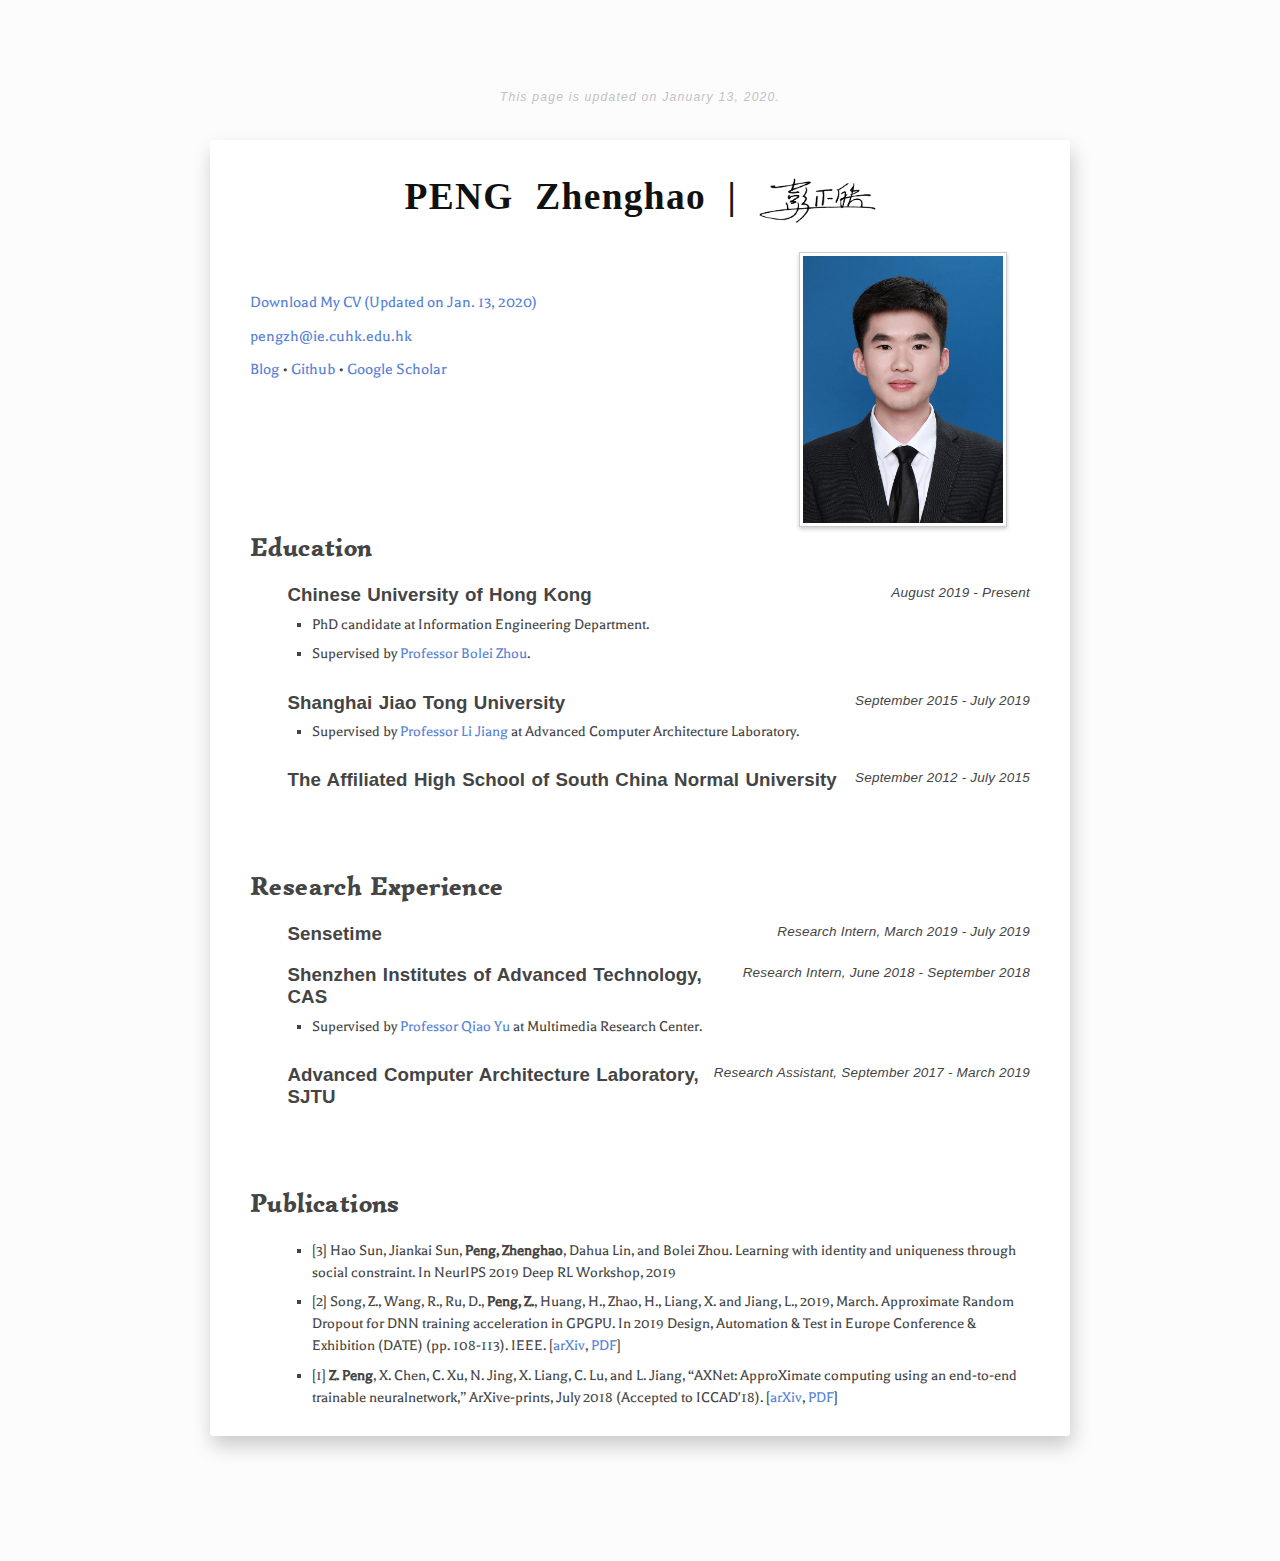
<file: index.html>
<!doctype html>
<html lang="en">
<head>
  <meta http-equiv="Content-Type" content="text/html; charset=utf-8" />
  <title>PENG Zhenghao's Homepage</title>
  <meta name="author" content="PENG Zhenghao">
  <meta http-equiv="X-UA-Compatible" content="IE=edge,chrome=1">
  <meta name="HandheldFriendly" content="true">
  <meta name="viewport" content="width=device-width, initial-scale=1,maximum-scale=1,user-scalable=no">
  <link rel="stylesheet" type="text/css" href="http://fonts.googleapis.com/css?family=Simonetta:400,900|Balthazar">
  <link rel="stylesheet" type="text/css" href="styles.css">
  <link rel="stylesheet" type="text/css" href="responsive.css">
  <!--[if lt IE 9]>
    <script src="http://html5shim.googlecode.com/svn/trunk/html5.js"></script>
    <script src="http://css3-mediaqueries-js.googlecode.com/svn/trunk/css3-mediaqueries.js"></script>
  <![endif]-->
</head>
<body>
        <h3 style="padding-left: 0em;margin: 0em 50px; 
    padding: 0px 40px; 
    padding-top: 35px; 
    min-width: 260px; "><div style="letter-spacing: 0.1em;font-style: italic;text-align: center;padding-top: 0em;padding-bottom: 1em;color:#c2c2c2;font-size: 0.9em;">This page is updated on January 13, 2020.</div></h3>
    <div id="w" itemscope itemtype="http://schema.org/Person">
        <header class="clearfix">
            <div id="info">
                    <h1><span itemprop="name">PENG&nbsp;&nbsp;Zhenghao&nbsp;&nbsp;|&nbsp;</span>
                    <img class="sign" src="images/sign.png"  alt="" itemprop="image" align="top" /></h1>
            <div id="photo">
                <img src="images/photo.jpg" alt="PENG Zhenghao resume photo avatar" itemprop="image"  align="right"/>
            </div>
<!--                 <br>
                <small itemprop="address" itemscope itemtype="http://schema.org/PostalAddress">
                  <span itemprop="addressLocality">Guangzhou (Canton)</span>, 
                  <span itemprop="addressRegion">Guangdong</span>, 
                  <span itemprop="addressCountry">P.R.China</span></small>
                  <small itemprop="address" itemscope itemtype="http://schema.org/PostalAddress">
                  <span itemprop="addressLocality">Minhang</span>, 
                  <span itemprop="addressRegion">Shanghai</span>, 
                  <span itemprop="addressCountry">P.R.China</span>
                </small><br> -->
                <div class="topcontent">
                <!-- <small>Pronounciation of my name: </small> -->
                <small><a href="https://github.com/pengzhenghao/pengzhenghao.github.io/raw/master/cv_pengzhenghao_20200113.pdf">Download My CV (Updated on Jan. 13, 2020)</a></small>
                <small><a href="mailto:pengzh@ie.cuhk.edu.hk" itemprop="email">pengzh@ie.cuhk.edu.hk</a></small>
                <small><a href="https://pengzhenghao.github.io/blog/" itemprop="url">Blog</a> &bull; <a href="https://github.com/pengzhenghao" itemprop="url">Github</a> &bull; <a href="https://scholar.google.com/citations?user=JZ8ws6IAAAAJ">Google Scholar</a></small>
            </div>


<!--                 <h4 style="color: red;"><br>THIS PAGES IS UNDER CONSTRUCTION! <br><br>
                SORRY FOR NOT PRESENTING HELPFUL INFOMATION!</h4> -->

        </header>     
<!--         <section>
            <h2>Recent Activities</h2>
            <ul>

                <li>August 15, 2018: delivered a 15-min speech on recent works in ACALab related to approximate computing in CTC'18 (China Testing Conference). See <a href="https://www.pengzhenghao.com/blog/2018/08/17/20180817/">blog post.</a></li>
                <li>July 2, 2018: Arrived in Shenzhen and lunched research intern in SIAT, Chinese Academy of Sciences.</li>
                <li>June 30, 2018: [1] has been accepted to ICCAD'18.</li>
            </ul> -->

<!-- 
        <section>
            <h2>Research Interests</h2>
            <h4>Multi-agent Reinforcement Learning</h4>
            <ul>
                <li>How to cope with cooperative and competitive environment? </li>
                <li>Is there any good way to set the goal rather than defining the reward function?</li>
                <li>What is hidden beneath which undermine the robustness of RL system?</li>
                <li>
                How to increase the sample-efficiency?</li>
            </ul>
            <h4>Video Action Detection</h4>
            <ul>
                <li>
                    How to improve the accuracy of classification, and the accuracy of temporal localization? 
                </li>
                <li>
                How to leverage few-shot learning and weakly-supervised learning in this field?
                </li></ul>
            <h4>Machine Learning Theory</h4>
            <ul>
                <li>
                    How to accelerate Neural network computing?</li>
                <li>
                    How to interpret what a neural network does? Why it perform well or badly?
                </li>
                <li>
                    Is there any relationship between control theory and machine learning?
                </li>
                        </ul>
            <small style="color: #CC0066;padding-top: 1.4em; text-align: center"><b>Finding the Newton's Three Laws in Machine Learning is my final goal!</b></small>
        </section> -->
        <section id="education">
            <h2>Education</h2>
            <div><h3><div class="caption">August 2019 - Present</div></h3>
            <h4>Chinese University of Hong Kong</h4></div>
                        <ul>
                <li>
                    PhD candidate at Information Engineering Department.
                </li>
                <li>
                    Supervised by <a href="http://bzhou.ie.cuhk.edu.hk">Professor Bolei Zhou</a>.
                </li>
            </ul>
            <div><h3><div class="caption">September 2015 - July 2019</div></h3>
            <h4>Shanghai Jiao Tong University</h4></div>
            <ul>
                <li>Supervised by <a href="http://www.cs.sjtu.edu.cn/~jiangli/">Professor Li Jiang</a> at Advanced Computer Architecture Laboratory.</li>
            </ul>
            <!-- <ul>
                <li>
                    Senior Student in Naval Architecture and Ocean Engineering, the top 1 school in this filed world-widely.
                </li>
                <li>
                    Member of Zhiyuan Honors Program (Top 10% students at whole university).
                </li>
                <li>
                    Won Zhiyuan Honors Scholarship for 2 consecutive years.
                </li>
            </ul> -->

            <!-- <div><h3><div class="caption">July 2017 - August 2017</div></h3><h4>University of California, Berkeley</h4></div>
            <ul>
                <li>
                    Summer school, enrolled in two elective humanities courses. 
                </li>
            </ul> -->

            <div><h3><div class="caption">September 2012 - July 2015</div>
            </h3><h4>The Affiliated High School of South China Normal University</h4></div>
            <!-- <ul>
                <li>
                    Received the title of outstanding graduate. My high school is the best high school in Guangdong Province.
                </li>
            </ul> -->
        </section>

        <section id="research">
            <h2>Research Experience</h2>

            <div><h3><div class="caption">Research Intern, March 2019 - July 2019</div></h3><h4>Sensetime</h4></div>
<!--             <ul>
                <li>
                    Recommended by <a href="http://cs.sjtu.edu.cn/~jiangli/">Prof. Li Jiang</a>, I am visiting Center for Multimedia Technologies, Shenzhen Institutes of Advanced Technology (SIAT), Chinese Academy of Sciences to conduct a project on weakly-supervised action detection, under the supervision of <a href="http://mmlab.ie.cuhk.edu.hk/index.html">Prof. Xiaoou Tang</a> and <a href="http://mmlab.siat.ac.cn/yuqiao/">Prof. Qiao Yu</a>. Please see below for details.
                </li>
            </ul> -->


            <div><h3><div class="caption">Research Intern, June 2018 - September 2018</div></h3><h4>Shenzhen Institutes of Advanced Technology, CAS</h4></div>
            <ul>
                <li>Supervised by <a href="http://mmlab.siat.ac.cn/yuqiao/">Professor Qiao Yu</a> at Multimedia Research Center.</li>
            </ul>
            <!-- <ul>
                <li>
                    Recommended by <a href="http://cs.sjtu.edu.cn/~jiangli/">Prof. Li Jiang</a>, I am visiting Center for Multimedia Technologies, Shenzhen Institutes of Advanced Technology (SIAT), Chinese Academy of Sciences to conduct a project on weakly-supervised action detection, under the supervision of <a href="http://mmlab.ie.cuhk.edu.hk/index.html">Prof. Xiaoou Tang</a> and <a href="http://mmlab.siat.ac.cn/yuqiao/">Prof. Qiao Yu</a>. Please see below for details.
                </li>
            </ul> -->

            <div><h3><div class="caption">Research Assistant, September 2017 - March 2019</div>
            </h3><h4>Advanced Computer Architecture Laboratory, SJTU</h4></div>
            <!-- <ul>
                <li>
                    Working on fields like neural network based approximate computing, neural network computing acceleration, and machine learning aided IC design. I work more than 70 hours each week in the lab, under the supervision of <a href="http://cs.sjtu.edu.cn/~jiangli/">Prof. Li Jiang</a>. He treats me so kind. My gratitude to him will last all my life.
                </li>
                <li>
                    Contributing as a Machine Learning (ML) consultant, I have joined more than 5 projects, provided suggestions with Machine Learning knowledge and led to 2 works [1,2]. Here is a mathematical proof of a problem we met in one of the project. [<a href="https://github.com/PengZhenghao/PengZhenghao.github.io/raw/master/mathproof.pdf">PDF</a>](194k)
                </li>
            </ul> -->
        </section>

<!--         <section>
            <h2>Project Experience</h2>
            <div><h3><div class="caption">July 2017 - Present</div></h3><h4>Weakly-supervised Video Action Detection via Convex Clustering</h4></div>
            <ul>
                <li>
                    Proposed a weakly supervised video action recognition framework which leverages attention module and an external representativeness database.
                </li>
                <li>
                    I am paying effort on this project with 30+ paper read and 12+ hours work each day.
                </li>
                <li>
                    <a href="https://github.com/PengZhenghao/PengZhenghao.github.io/raw/master/wstad.pdf">Here</a> is the slide link, which briefly introduce some basic idea on this project.
                </li>
            </ul>

            <div><h3><div class="caption">February 2018 - Present</div></h3><h4>Approximate Random Dropout</h4></div>
            <ul>
                <li>
                    By replacing random dropout mechanism in neural network training procedure with predefined dropout patterns, we can foreknow dropped neurons and thus reduce redundant zero-multiplication in matrix computation. 
                </li>
                <li>
                    This work is in progress and targeted to AAAI this year [2].
                </li>
            </ul>

            <div><h3><div class="caption">February 2018 - June 2018</div></h3><h4>Wire Routing on Integral Circuits by Multi-agent Reinforcement Learning</h4></div>
            <ul>
                <li>
                    Applied Multi-agent Reinforcement Learning in a competitive and cooperative environment, which is formulated from the classic wire routing problem.
                </li>
                <li>
                    Wire routing problem is a typical NP-hard problem, and hopefully can be solved by Reinforcement Learning.
                </li>
                <li>
                    Due to the lack of experience and the hard of the problem, this project is currently on hold.
                </li>
            </ul>

            <div><h3><div class="caption">September 2017 - May 2018</div></h3><h4>Neural Network Based Approximate Computing Framework: AXNet</h4></div>
            <ul>
                <li>
                    I proposed a novel architecture to conduct approximate computing, which highly reduces the training time and improves the performance compared to previous work.  
                </li>
                <li>
                    This work [1] was accepted to the top conference in computer architecture ICCAD'18, and before that it was also accepted as a poster in DAC'18. (DAC: Design Automation Conference. ICCAD: International Conference on Computer-Aided Design.)
                </li>
            </ul>

            <div><h3><div class="caption">February 2017 - June 2017</div></h3><h4>Neural network based recognizer of hand-written arithmetic expression</h4></div>
            <ul>
                <li>
                    A practice of Tensorflow, CV2 package, and transfer learning, which supports receiving an image from WeChat and, after recognizing arithmetic expression, returns calculation result.
                </li>
            </ul>

        </section> -->

        <section>
            <h2>Publications</h2>
            <ul>
                <li>
                    [3] Hao Sun, Jiankai Sun, <b>Peng, Zhenghao</b>, Dahua Lin, and Bolei Zhou. Learning with identity and uniqueness through social constraint. In NeurIPS 2019 Deep RL Workshop, 2019
                </li>
                <li>
                    [2] Song, Z., Wang, R., Ru, D., <b>Peng, Z.</b>, Huang, H., Zhao, H., Liang, X. and Jiang, L., 2019, March. Approximate Random Dropout for DNN training acceleration in GPGPU. In 2019 Design, Automation & Test in Europe Conference & Exhibition (DATE) (pp. 108-113). IEEE. [<a href="https://arxiv.org/abs/1805.08939">arXiv</a>, <a href="https://arxiv.org/pdf/1805.08939.pdf">PDF</a>]
                </li>
                <li>
                    [1] <b>Z. Peng</b>, X. Chen, C. Xu, N. Jing, X. Liang, C. Lu, and L. Jiang, “AXNet: ApproXimate computing using an end-to-end trainable neuralnetwork,” ArXive-prints, July 2018 (Accepted to ICCAD'18). [<a href="https://arxiv.org/abs/1807.10458">arXiv</a>, <a href="https://arxiv.org/pdf/1807.10458.pdf">PDF</a>]
                </li>
            </ul>
        </section>
<!-- 
        <section>
            <h2>Grades</h2>
            <table><tbody>
                <tr>
                    <th>Programming (C++)</th><td>96/100 (Top 2%) </td>
                </tr>
                <tr>
                    <th>Linear Algebra</th><td>90/100 (Top 2%)</td>
                </tr>
                <tr>
                    <th>Algorithms</th><td>90/100 (Top 15%)</td>
                </tr>
                <tr>
                    <th>Probability and Statistics</th><td>86/100</td>
                </tr>
                <tr>
                    <th>Methods of Mathematical Physics</th><td>85/100</td>
                </tr>
                <tr>
                    <th>Mathematical Analysis (Honor) I</th><td>84/100</td>
                </tr>
                <tr>
                    <th>Mathematical Analysis (Honor) II</th><td>81/100</td>
                </tr>
                <tr>
                    <th>The Principle of Automatic Control</th><td>87/100</td>
                </tr>
                <tr>
                    <th>Circuit Theory</th><td>91/100 (Top 10%)</td>
                </tr>
                </tbody>
            </table>
        </section>
 --><!-- 
        <section><h2>Gallery</h2>
            <table>
                <tbody>
                    <tr>
                        <td style="padding-left: 0; text-align: center;">Paper</td><td style="padding-left: 0; text-align: center;">Presentation</td><td style="padding-left: 0; text-align: center;">Math Proof</td>
                        <td style="padding-left: 0; text-align: center;">Notes of papers (In Chinese)</td>
                    </tr>
                    <tr>
                        <td><a href="https://arxiv.org/pdf/1807.10458.pdf">
                            <img src="img_paper.png" style="box-shadow: 0 0 10px 0"></a>
                        </td>
                        <td><a href="https://github.com/PengZhenghao/PengZhenghao.github.io/raw/master/Harbin_Presentation.pdf">
                            <img src="img_pre.png" style="box-shadow: 0 0 10px 0"></a>
                        </td>
                        <td><a href="https://github.com/PengZhenghao/PengZhenghao.github.io/raw/master/mathproof.pdf">
                            <img src="img_math.png" style="box-shadow: 0 0 10px 0"></a>
                        </td>
                        <td><a href="https://www.pengzhenghao.com/blog/2018/06/02/20180526doc/">
                            <img src="img_note.png" style="box-shadow: 0 0 10px 0"></a>
                        </td>
                    </tr>
                </tbody>
            </table>
        </section>
 --><!-- 
        <section>
            <h2>Skills and Interests</h2>
            <h4>Programming Languages</h4>
            <ul style="list-style: none;">
                <li>Python, C++, Matlab, etc.</li>
            </ul>
            <h4>ML Frameworks</h4>
            <ul style="list-style: none;">
                <li>TensorFlow, PyTorch, Keras etc.</li>
            </ul>
            <h4>Productivity Tools</h4>
            <ul style="list-style: none;">
                <li>macOS, Git, OmniFocus, PyCharm, Zotero, MindNode, Alfread, Markdown, etc.</li>
            </ul>
            <h4>Showoff Tools</h4>
            <ul style="list-style: none;">
                <li>LaTeX, Photoshop, Final Cut, Keynote, Matplotlib, CSS, HTML, etc.</li>
            </ul>
            <h4>Languages</h4>
            <ul style="list-style: none;">
                <li>Mandarin Chinese (Native), Cantonese (Native), English (TOEFL 100), Teochew Dialect (Only Listening), Japanese (Few Words)</li>
            </ul>
            <h4>Hobbies</h4>
            <ul>
                <li style="list-style: none;">Billiards, Badminton, The Legend of Zelda: Breath of the Wild, Barbecue, Cooking &amp; Baking, Photography,  Film Criticism, etc.</li>
            </ul>
        </section> -->
<!--     </div> -->


</body>
</html>
</file>
<file: styles.css>
* { margin: 0; padding: 0;  }

html { height: 100%; background-color: #fcfcfc;
margin: 0 auto;
margin-top: 2em;
margin-bottom: 10em;}
body { 
	/*background: #f2f2f2 url('images/pattern-bg.png'); */
width : 75%;
/*background-color: #FFFFFF;*/
position: relative;
margin:0 auto;
font-size: 65%;
padding-top: 2em;
padding-bottom: 10em; 
background-position : center; 
}



/*h1 { font-family: "Simonetta", "Trebuchet MS", Arial, sans-serif; color: #454545; font-size: 3.6em; margin-bottom: 6px; }*/
h1 { font-family: "Bodoni 72", "Bodoni MT", "Baskerville", "Times New Roman", sans-serif; color: #111; 
	font-size: 3.6em; 
	margin-bottom: 0.5em; 
	letter-spacing: 0.036em; 
	text-align: center; }
h2 { font-family: "Bodoni 72", "Bodoni MT", "Baskerville", "Baskerville Old Face", "Simonetta", "Trebuchet MS", Arial, sans-serif;
 font-weight: bold; color: #444; font-size: 2.5em; margin-top: 3em;  margin-bottom: 20px;
  text-decoration: none; letter-spacing: 0.4px; word-spacing: 1px;}
h3 { font-family: "Bodoni 72", "Bodoni MT", "Trebuchet MS", Verdana, Arial, sans-serif; color: #444; font-size: 1.3em; font-weight: normal; letter-spacing: 0.2px; line-height: 1.4em; margin-bottom: 0.4em; padding-left: 4em; }
h4 { font-family: "Bodoni 72", "Bodoni MT", "Baskerville", "Baskerville Old Face", "Trebuchet MS", Verdana, Arial, sans-serif; color: #444; font-weight: bold; font-size: 1.8em; margin-top: 1em; margin-bottom: 0.4em; padding-left: 2em; letter-spacing: 0.1px;word-spacing: 1px;}
small { font-family: "Baskerville", "Baskerville Old Face", "Balthazar", "Droid Serif", serif; color: #444; font-size: 1.6em; display: block; margin-bottom: 1em;}

ul { display: block; list-style-type: square; line-height: 1.4em; padding-left: 4em; font-family: "Baskerville", "Baskerville Old Face", "Balthazar", "Droid Serif", serif; color: #444; font-size: 1.5em; }
ul li {padding-bottom: 0.5em;}
/*ul { display: block; list-style: none; }
ul li { padding-left: 45px; list-style-type: none; vertical-align: top; background: url('images/bullet.png') 25px 5px no-repeat; margin-bottom: 5px; font-family: "Balthazar", "Droid Serif", serif; color: #666; font-size: 1.6em; line-height: 2.3em; }
*/
img { border: 0; max-width: 100%;}
img.sign {
height: 1.2em;
padding-top: 0.1em;}

table {
	margin:0 auto;
	padding-left: 0;
	padding-right: 0;
	font-weight: normal;
	line-height: 1.6em; 
	font-family: "Baskerville", "Baskerville Old Face", "Balthazar", "Droid Serif", serif; 
	color: #565656; 
	font-size: 1.4em; }

table th {
	padding-right: 1em;
	text-align: right;
	font-weight: normal;
	padding-bottom: 0.5em;
}
table td {
	padding-left: 1em;
	text-align: left;
	font-weight: normal;
	padding-bottom: 0.5em;
	/*float: left;*/
}


a { color: #5582d6; text-decoration: none; }
a:hover { text-decoration: underline; }

/** @group core layout **/
#w { 
	margin: 2em 50px; 
	padding: 20px 40px; 
	padding-top: 35px; 
	background: #fff; 
	min-width: 260px; 
/*	max-width: 960px; */
	border-bottom-right-radius: 8px; 
	border-bottom-left-radius: 8px; 
	-webkit-border-bottom-left-radius: 8px; 
	-webkit-border-bottom-right-radius: 8px; 
	-moz-border-radius-bottomleft: 8px; 
	-moz-border-radius-bottomright: 8px; 
border-radius: 3px;
box-shadow: 2px 10px 20px rgba(0, 0, 0, 0.2);}

header { width: 100%; }

/** @group personal settings **/
#info { float: center; margin-bottom: 8em; }
#photo { float: right; margin-top: 1em; margin-bottom: 1em;
	width: 38%;
	padding-right: 3%;
	padding-left: 2%;}
#photo img { 
width: 100%;
-webkit-border-radius: 3px;
-moz-border-radius: 3px;
border-radius: 3px;
-webkit-box-shadow: 0 2px 4px rgba(0, 0, 0, 0.2);
-moz-box-shadow: 0 2px 4px rgba(0, 0, 0, 0.2);
box-shadow: 0 2px 4px rgba(0, 0, 0, 0.2);
background-color: #fff;
border: 1px solid #ccc;
padding: 3px; 
border-radius: 0%;
max-width: 200px;
}

/** @group skills **/
#skills-left { display: block; float: left; width: 35%;text-align: right; white-space: nowrap;}
#skills-right { display: block; float: right; width: 55%; text-align: left;white-space: nowrap;}

/*.clearfix:after { content: "."; display: block; clear: both; visibility: hidden; line-height: 0; height: 0; }
.clearfix { display: inline-block; }*/
.topcontent{padding-top: 5em;padding-bottom: 5em;}
.caption { text-align: right; float: right; font-style: italic; }
.sign {height: 4em; white-space: nowrap;}
html[xmlns] .clearfix { display: block; }
* html .clearfix { height: 1%; }
</file>
<file: responsive.css>
/*@media only screen and (max-width: 1200px) {
	body {width: 80%; font-size: 65%;}
	h1 {font-size: 3.0em;}
}*/

@media only screen and (max-width: 1000px) {
	body {font-size: 65%;width: 90%;}
	h1 {font-size: 2.7em; letter-spacing: 0px;}
}


@media only screen and (max-width: 600px) {
	body {font-size: 60%; width: 95%;padding-top: 5em;}
	h1 { font-size: 3.0em; }
	h2 { display: block; text-align: center; }
	ul {padding-left: 2em;}
	h4 {padding-left: 0em; letter-spacing: 0px;word-spacing: 1px;}
	h3 {letter-spacing: 0px;}
	#info { float: none; display: block; text-align: center; }
	#photo {
		float: none;
		display: inline-block;
		text-align: center;
		padding-bottom: 1em;
		padding-right: 0em;
	}
	#w { padding: 20px 15px; }
	.topcontent{padding-top: 0;padding-bottom: 0;}
/*	#skills-left, skills-right { width: 100%; }*/
}




/*@media only screen and (max-width: 480px) {
	body {width: 95%; font-size: 45%;}
	#w { margin: 5px 5px; 
		padding: 10px 5px; }
}*/

/** iPhone only **/
/*@media screen and (max-device-width: 480px) {*/
	/*ul li { width: 150px; }*/
/*}*/
</file>
